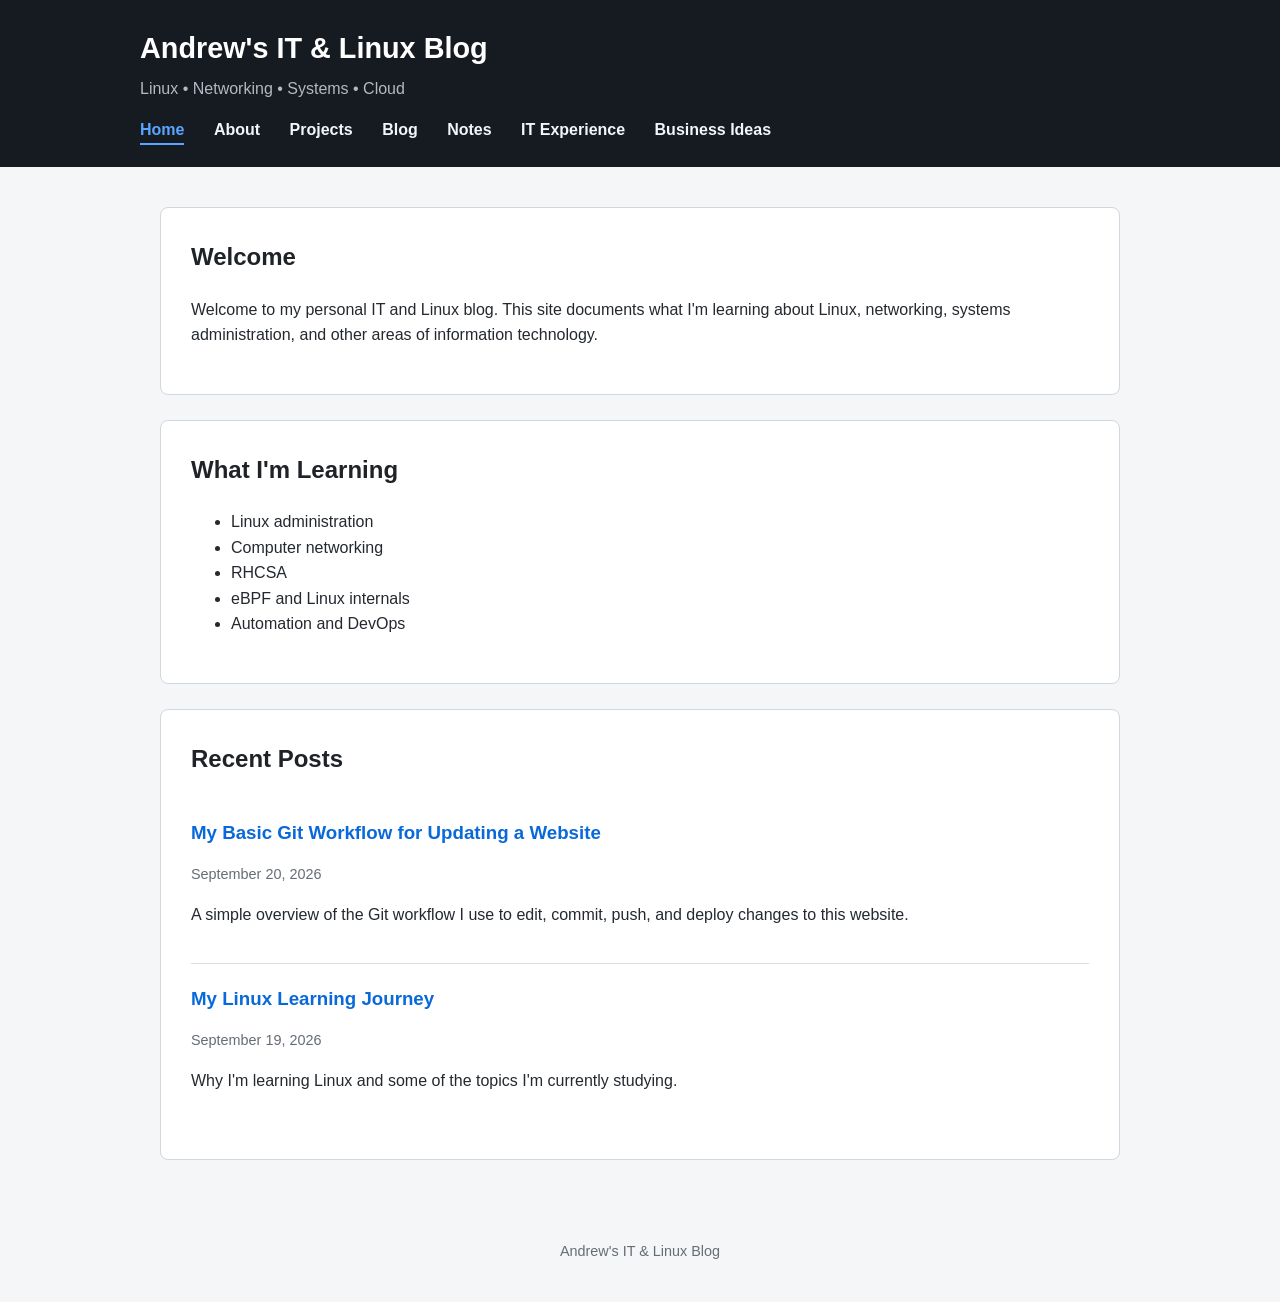
<file: index.html>
<!DOCTYPE html>
<html lang="en">

<head>
    <meta charset="UTF-8">
    <meta name="viewport" content="width=device-width, initial-scale=1.0">

    <title>Andrew's IT & Linux Blog</title>

    <link rel="stylesheet" href="style.css">
</head>

<body>

<header>
    <div class="header-container">

        <h1>Andrew's IT & Linux Blog</h1>

        <p class="tagline">
            Linux • Networking • Systems • Cloud
        </p>

        <nav>
            <a href="index.html" aria-current="page">Home</a>
            <a href="about.html">About</a>
            <a href="projects.html">Projects</a>
            <a href="blog.html">Blog</a>
            <a href="notes.html">Notes</a>
            <a href="it-experience.html">IT Experience</a>
            <a href="business-ideas.html">Business Ideas</a>
        </nav>

    </div>
</header>

    <main>

        <section>
            <h2>Welcome</h2>

            <p>
                Welcome to my personal IT and Linux blog. This site documents
                what I'm learning about Linux, networking, systems administration,
                and other areas of information technology.
            </p>
        </section>

        <section>
            <h2>What I'm Learning</h2>

            <ul>
                <li>Linux administration</li>
                <li>Computer networking</li>
                <li>RHCSA</li>
                <li>eBPF and Linux internals</li>
                <li>Automation and DevOps</li>
            </ul>
        </section>

<section>
    <h2>Recent Posts</h2>

    <div id="recent-posts" aria-live="polite">
        <p>Read the latest posts on the <a href="blog.html">Blog page</a>.</p>
    </div>

</section>

    </main>

    <footer>
        <p>Andrew's IT & Linux Blog</p>
    </footer>

<script src="js/recent-posts.js" defer></script>

</body>

</html>
</file>
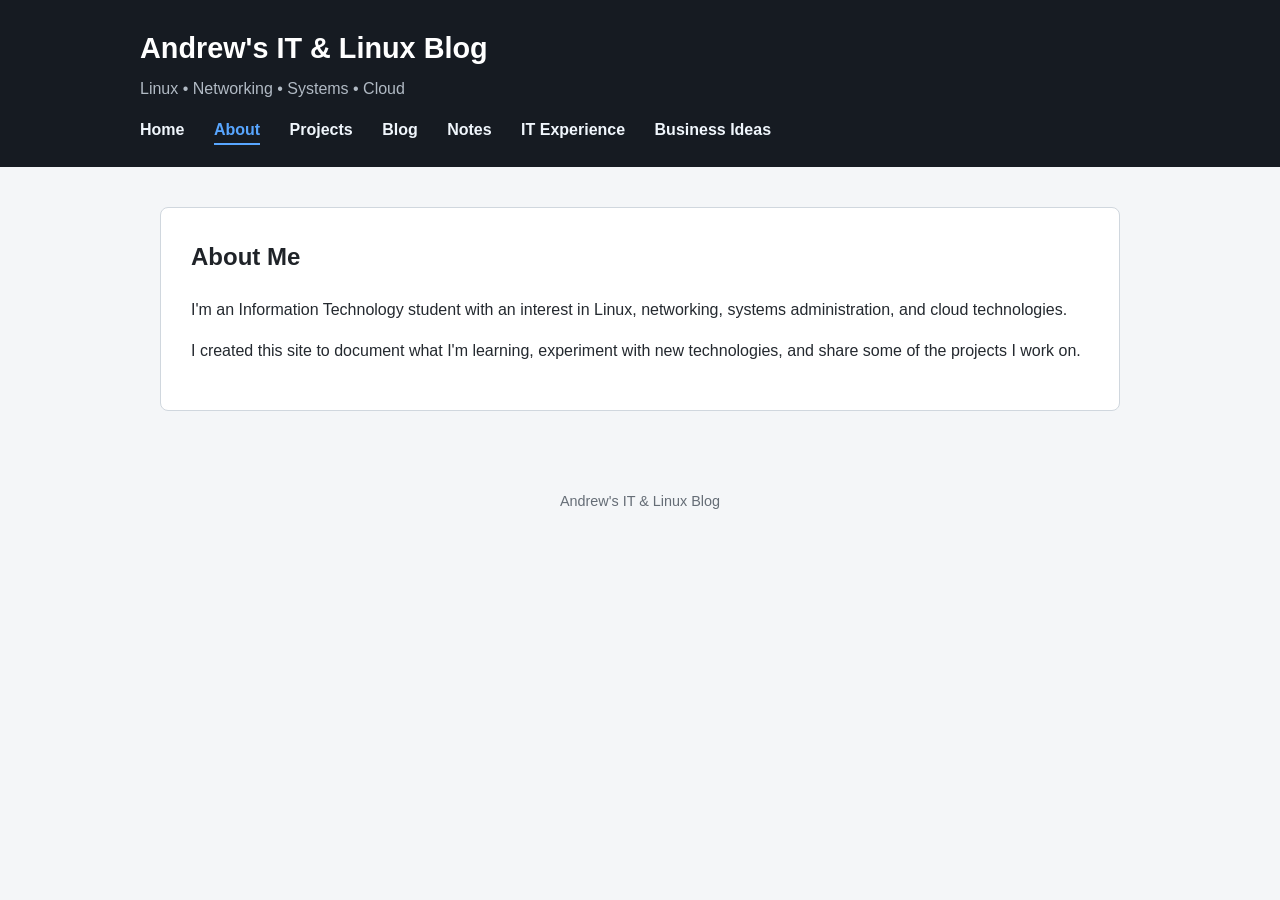
<file: about.html>
<!DOCTYPE html>
<html lang="en">

<head>
    <meta charset="UTF-8">
    <meta name="viewport" content="width=device-width, initial-scale=1.0">
    <title>About | Andrew's IT & Linux Blog</title>
    <link rel="stylesheet" href="style.css">
</head>

<body>

<header>
    <div class="header-container">

        <h1>Andrew's IT & Linux Blog</h1>

        <p class="tagline">
            Linux • Networking • Systems • Cloud
        </p>

        <nav>
            <a href="index.html">Home</a>
            <a href="about.html" aria-current="page">About</a>
            <a href="projects.html">Projects</a>
            <a href="blog.html">Blog</a>
            <a href="notes.html">Notes</a>
            <a href="it-experience.html">IT Experience</a>
            <a href="business-ideas.html">Business Ideas</a>
        </nav>

    </div>
</header>

    <main>

        <section>
            <h2>About Me</h2>

            <p>
                I'm an Information Technology student with an interest in
                Linux, networking, systems administration, and cloud technologies.
            </p>

            <p>
                I created this site to document what I'm learning, experiment
                with new technologies, and share some of the projects I work on.
            </p>
        </section>

    </main>

    <footer>
        <p>Andrew's IT & Linux Blog</p>
    </footer>

</body>

</html>
</file>
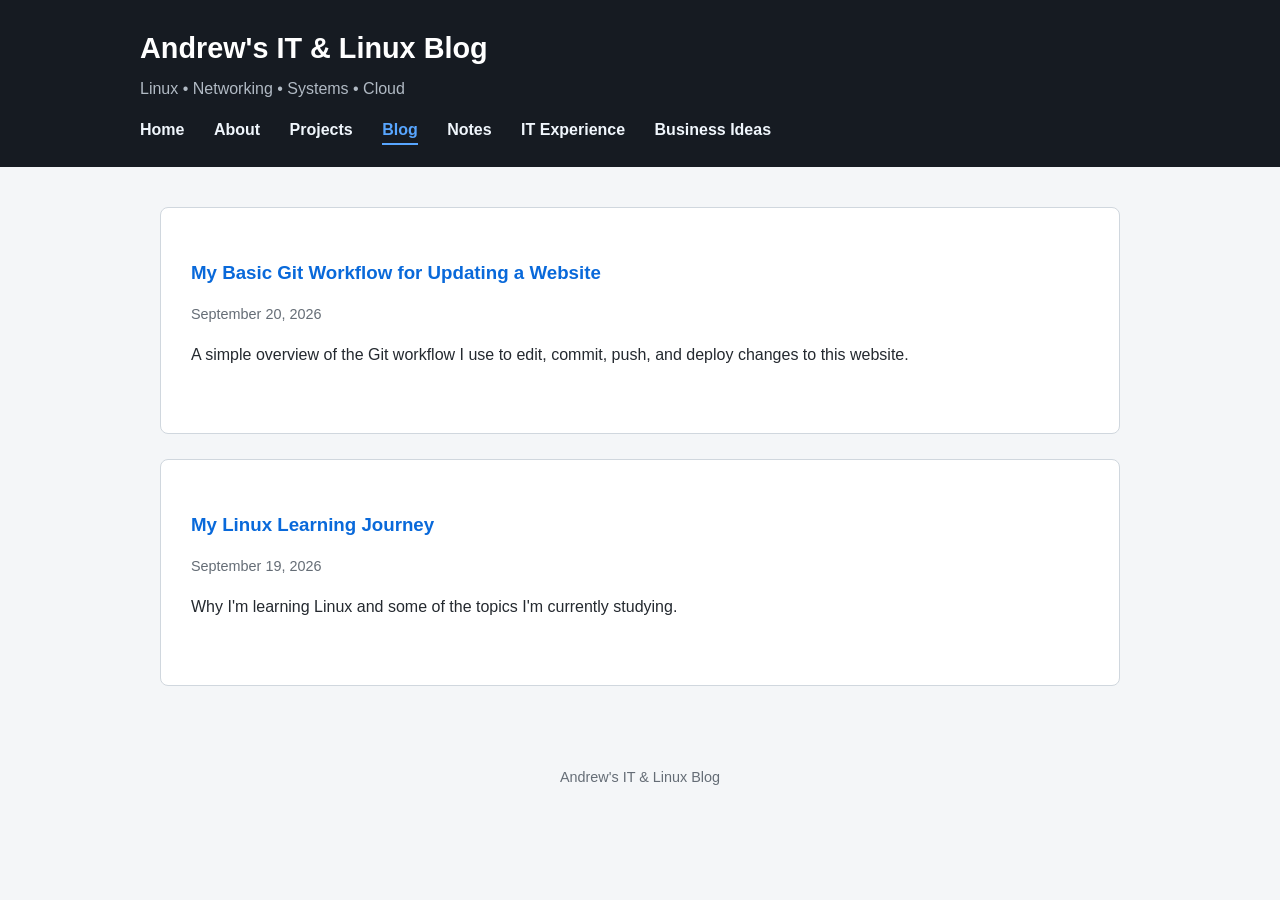
<file: blog.html>
<!DOCTYPE html>
<html lang="en">

<head>
    <meta charset="UTF-8">
    <meta name="viewport" content="width=device-width, initial-scale=1.0">
    <title>Blog | Andrew's IT & Linux Blog</title>
    <link rel="stylesheet" href="style.css">
</head>

<body>

<header>
    <div class="header-container">

        <h1>Andrew's IT & Linux Blog</h1>

        <p class="tagline">
            Linux • Networking • Systems • Cloud
        </p>

        <nav>
            <a href="index.html">Home</a>
            <a href="about.html">About</a>
            <a href="projects.html">Projects</a>
            <a href="blog.html" aria-current="page">Blog</a>
            <a href="notes.html">Notes</a>
            <a href="it-experience.html">IT Experience</a>
            <a href="business-ideas.html">Business Ideas</a>
        </nav>

    </div>
</header>

<main>

<section>
    <div class="post-preview">

        <h3>
            <a href="posts/git-workflow.html">
                My Basic Git Workflow for Updating a Website
            </a>
        </h3>

        <p class="post-date">
            September 20, 2026
        </p>

        <p>
            A simple overview of the Git workflow I use to edit,
            commit, push, and deploy changes to this website.
        </p>

    </div>
</section>

<section>
    <div class="post-preview">

        <h3>
            <a href="posts/learning-linux.html">
                My Linux Learning Journey
            </a>
        </h3>

        <p class="post-date">
            September 19, 2026
        </p>

        <p>
            Why I'm learning Linux and some of the topics I'm
            currently studying.
        </p>

    </div>

</section>

</main>

<footer>
    <p>Andrew's IT & Linux Blog</p>
</footer>

</body>

</html>
</file>
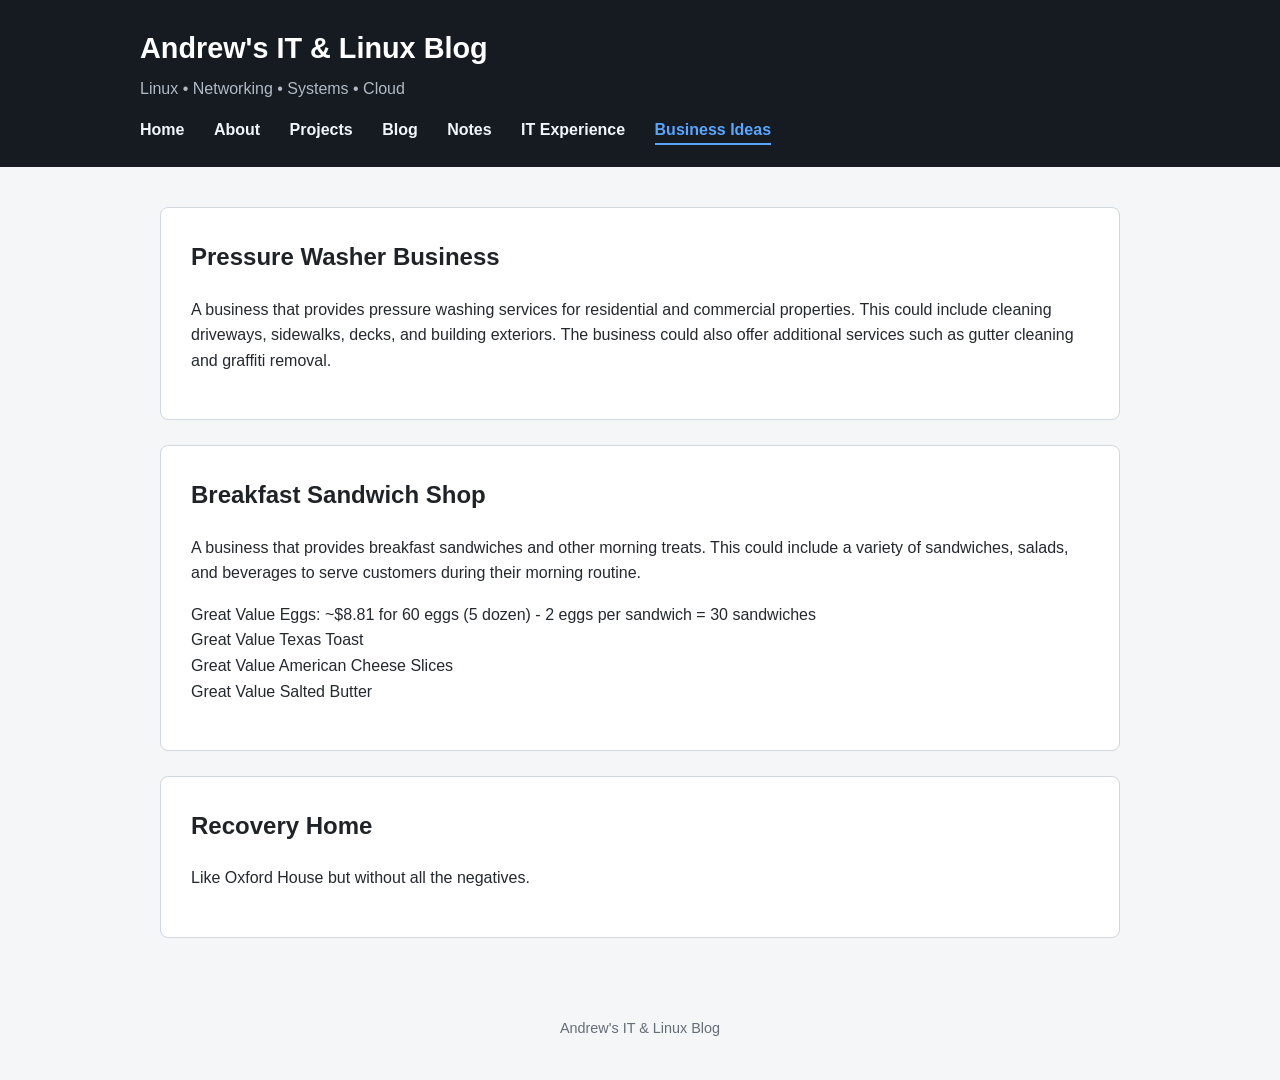
<file: business-ideas.html>
<!DOCTYPE html>
<html lang="en">

<head>
    <meta charset="UTF-8">
    <meta name="viewport" content="width=device-width, initial-scale=1.0">
    <title>Business Ideas | Andrew's IT & Linux Blog</title>
    <link rel="stylesheet" href="style.css">
</head>

<body>

<header>
    <div class="header-container">

        <h1>Andrew's IT & Linux Blog</h1>

        <p class="tagline">
            Linux • Networking • Systems • Cloud
        </p>

        <nav>
            <a href="index.html">Home</a>
            <a href="about.html">About</a>
            <a href="projects.html">Projects</a>
            <a href="blog.html">Blog</a>
            <a href="notes.html">Notes</a>
            <a href="it-experience.html">IT Experience</a>
            <a href="business-ideas.html" aria-current="page">Business Ideas</a>
        </nav>

    </div>
</header>

    <main>

        <section>
            <h2>Pressure Washer Business</h2>

            <p>
                A business that provides pressure washing services for residential and commercial properties. This could include cleaning driveways, sidewalks, decks, and building exteriors. The business could also offer additional services such as gutter cleaning and graffiti removal.
            </p>
        </section>

        <section>
            <h2>Breakfast Sandwich Shop</h2>

            <p>
                A business that provides breakfast sandwiches and other morning treats. This could include a variety of sandwiches, salads, and beverages to serve customers during their morning routine.
            </p>

            <p>
                Great Value Eggs: ~$8.81 for 60 eggs (5 dozen) - 2 eggs per sandwich = 30 sandwiches<br>

                Great Value Texas Toast<br>

                Great Value American Cheese Slices<br>

                Great Value Salted Butter<br>
            </p>
        </section>

        <section>
            <h2>Recovery Home</h2>

            <p>
                Like Oxford House but without all the negatives.
            </p>
        </section>

        <!--
        Copy this section whenever you want to add another post:

        <section>
            <h2>Your Post Title</h2>

            <p class="post-date">
                Month Day, Year
            </p>

            <p>
                Write your post here.
            </p>
        </section>
        -->

    </main>

    <footer>
        <p>Andrew's IT & Linux Blog</p>
    </footer>

</body>

</html>
</file>
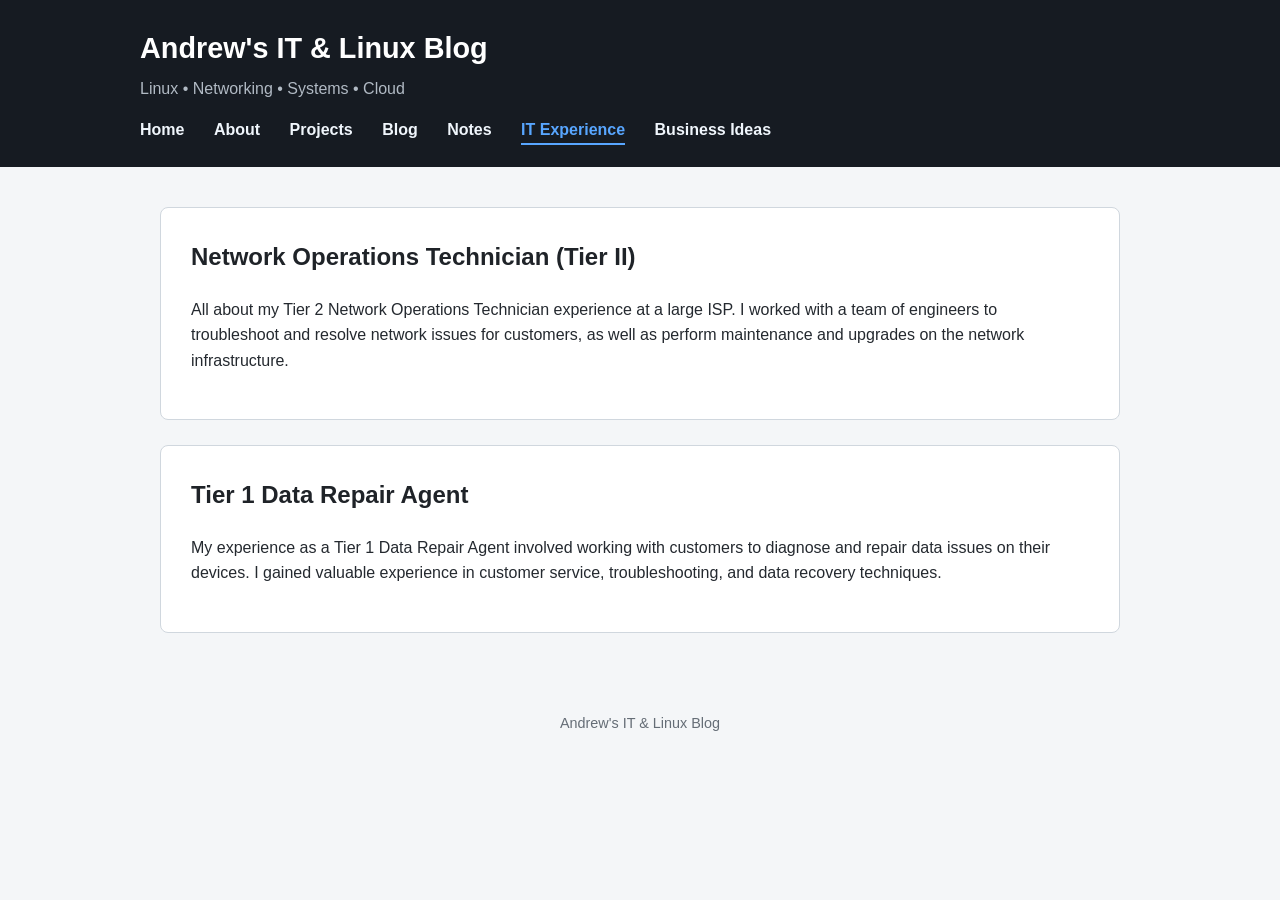
<file: it-experience.html>
<!DOCTYPE html>
<html lang="en">

<head>
    <meta charset="UTF-8">
    <meta name="viewport" content="width=device-width, initial-scale=1.0">
    <title>IT Experience | Andrew's IT & Linux Blog</title>
    <link rel="stylesheet" href="style.css">
</head>

<body>

<header>
    <div class="header-container">

        <h1>Andrew's IT & Linux Blog</h1>

        <p class="tagline">
            Linux • Networking • Systems • Cloud
        </p>

        <nav>
            <a href="index.html">Home</a>
            <a href="about.html">About</a>
            <a href="projects.html">Projects</a>
            <a href="blog.html">Blog</a>
            <a href="notes.html">Notes</a>
            <a href="it-experience.html" aria-current="page">IT Experience</a>
            <a href="business-ideas.html">Business Ideas</a>
        </nav>

    </div>
</header>

    <main>

        <section>
            <h2>Network Operations Technician (Tier II)</h2>

            <p>
                All about my Tier 2 Network Operations Technician experience at a large ISP. I worked with a team of engineers to troubleshoot and resolve network issues for customers, as well as perform maintenance and upgrades on the network infrastructure.
            </p>
        </section>

        <section>
            <h2>Tier 1 Data Repair Agent</h2>

            <p>
                My experience as a Tier 1 Data Repair Agent involved working with customers to diagnose and repair data issues on their devices. I gained valuable experience in customer service, troubleshooting, and data recovery techniques.
            </p>
        </section>

        <!--
        Copy this section whenever you want to add another post:

        <section>
            <h2>Your Post Title</h2>

            <p class="post-date">
                Month Day, Year
            </p>

            <p>
                Write your post here.
            </p>
        </section>
        -->

    </main>

    <footer>
        <p>Andrew's IT & Linux Blog</p>
    </footer>

</body>

</html>
</file>
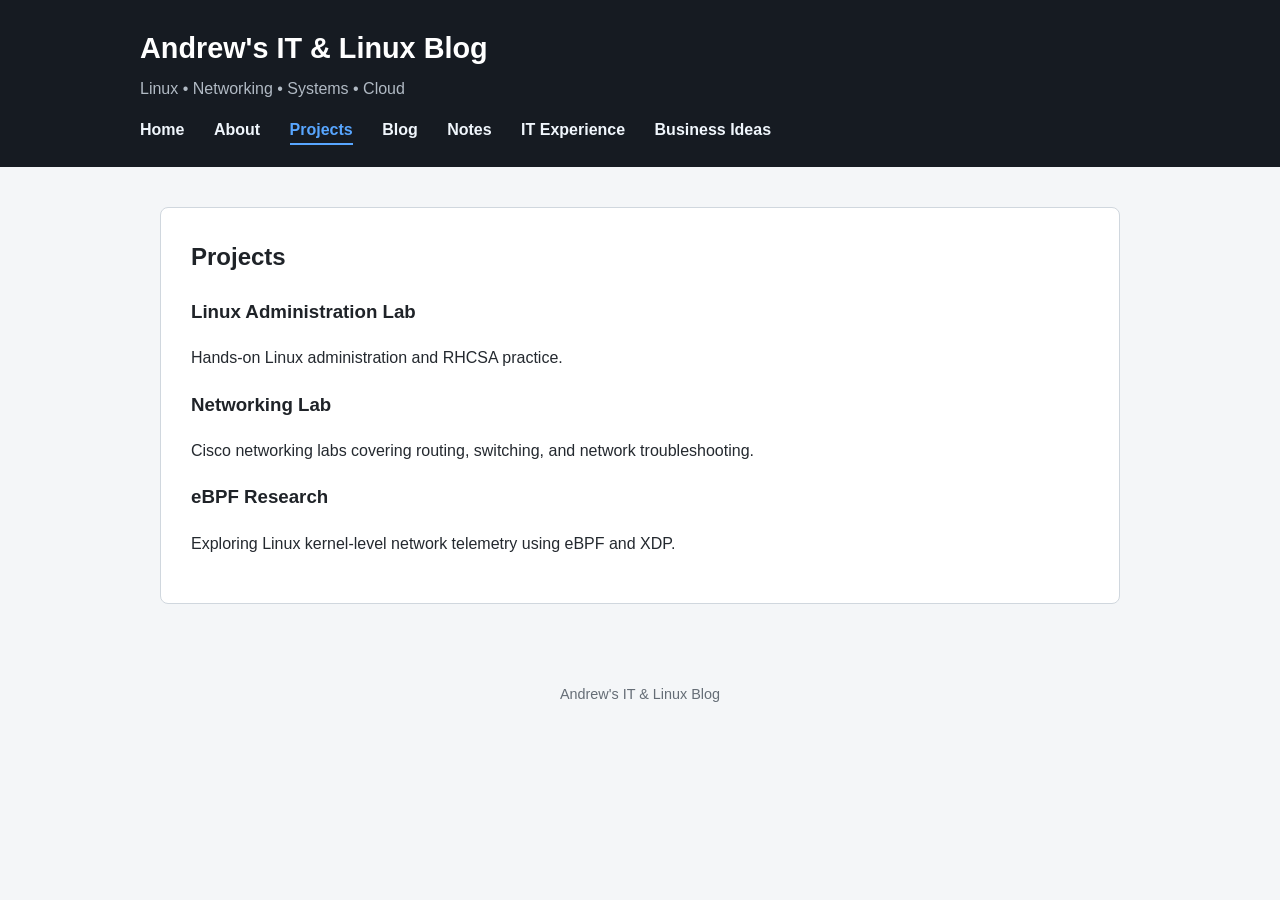
<file: projects.html>
<!DOCTYPE html>
<html lang="en">

<head>
    <meta charset="UTF-8">
    <meta name="viewport" content="width=device-width, initial-scale=1.0">
    <title>Projects | Andrew's IT & Linux Blog</title>
    <link rel="stylesheet" href="style.css">
</head>

<body>

<header>
    <div class="header-container">

        <h1>Andrew's IT & Linux Blog</h1>

        <p class="tagline">
            Linux • Networking • Systems • Cloud
        </p>

        <nav>
            <a href="index.html">Home</a>
            <a href="about.html">About</a>
            <a href="projects.html" aria-current="page">Projects</a>
            <a href="blog.html">Blog</a>
            <a href="notes.html">Notes</a>
            <a href="it-experience.html">IT Experience</a>
            <a href="business-ideas.html">Business Ideas</a>
        </nav>

    </div>
</header>

    <main>

        <section>
            <h2>Projects</h2>

            <h3>Linux Administration Lab</h3>
            <p>
                Hands-on Linux administration and RHCSA practice.
            </p>

            <h3>Networking Lab</h3>
            <p>
                Cisco networking labs covering routing, switching, and
                network troubleshooting.
            </p>

            <h3>eBPF Research</h3>
            <p>
                Exploring Linux kernel-level network telemetry using eBPF and XDP.
            </p>

        </section>

    </main>

    <footer>
        <p>Andrew's IT & Linux Blog</p>
    </footer>

</body>

</html>
</file>
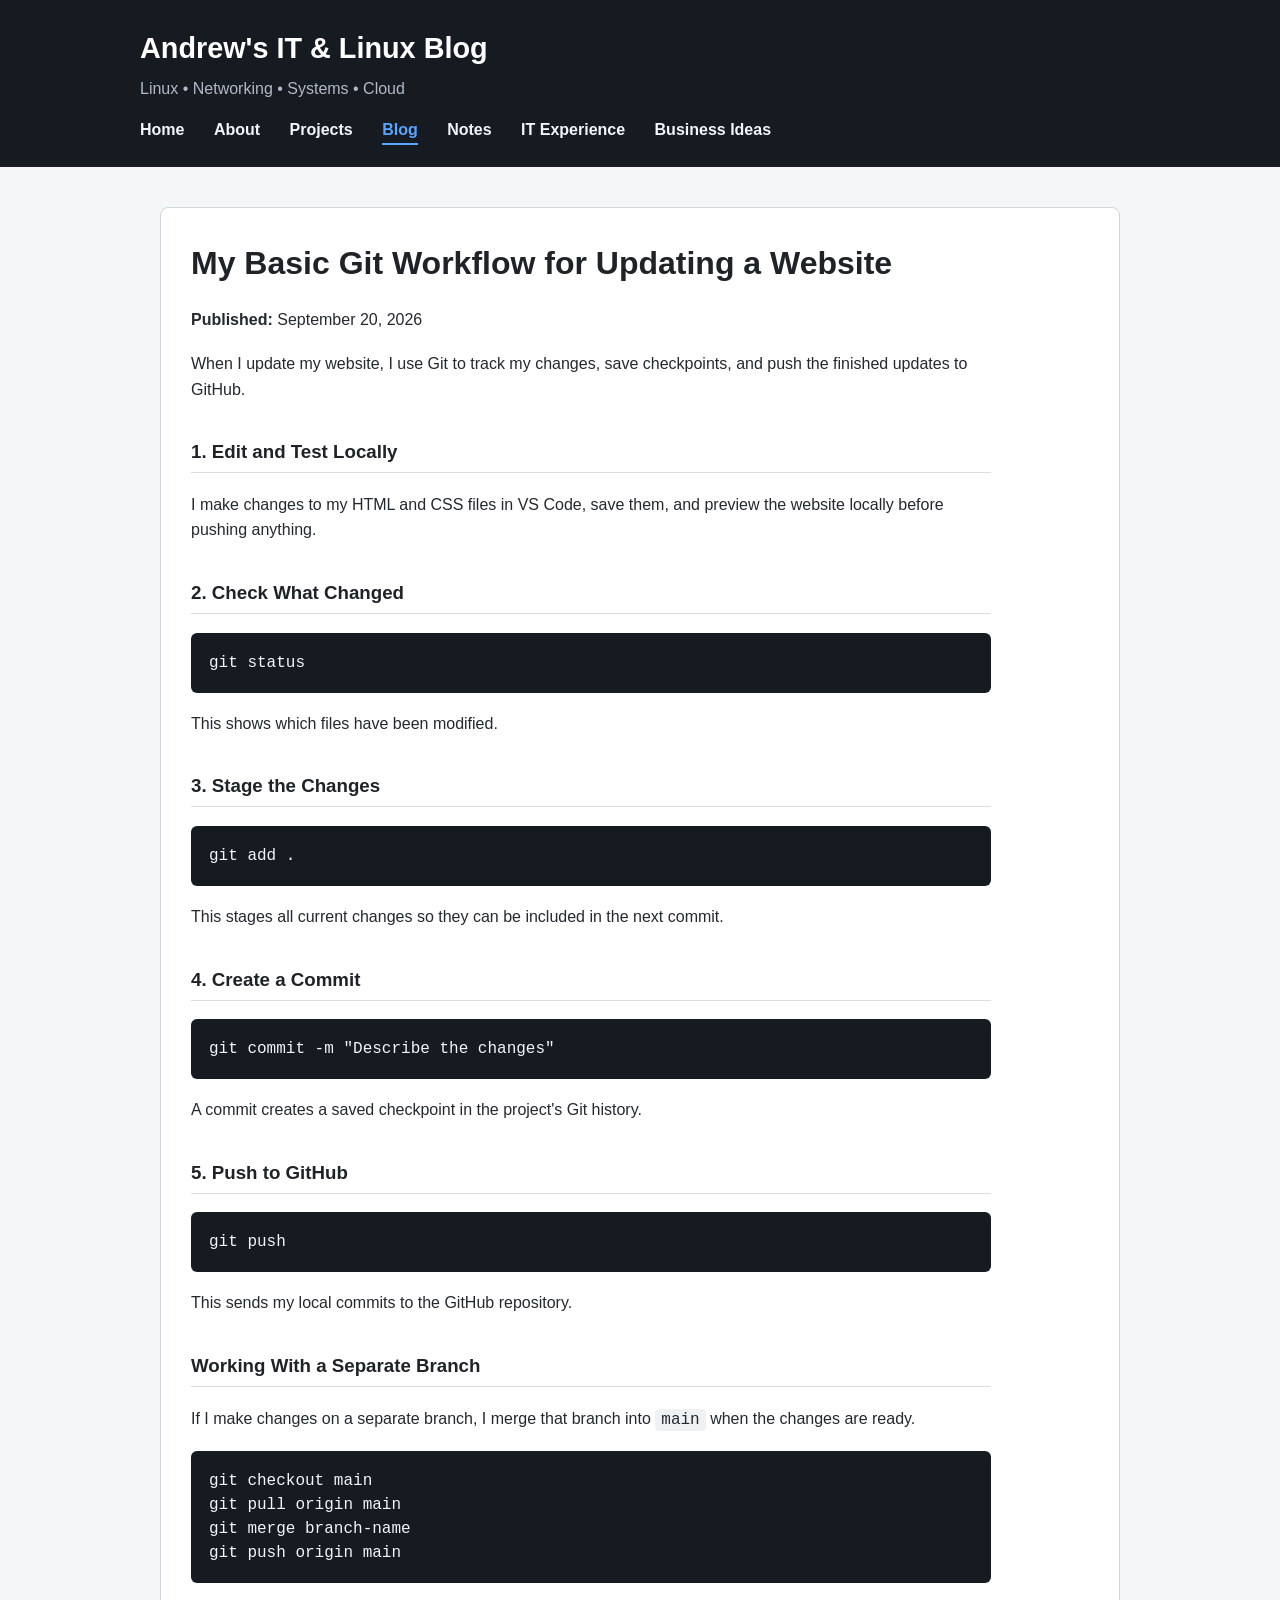
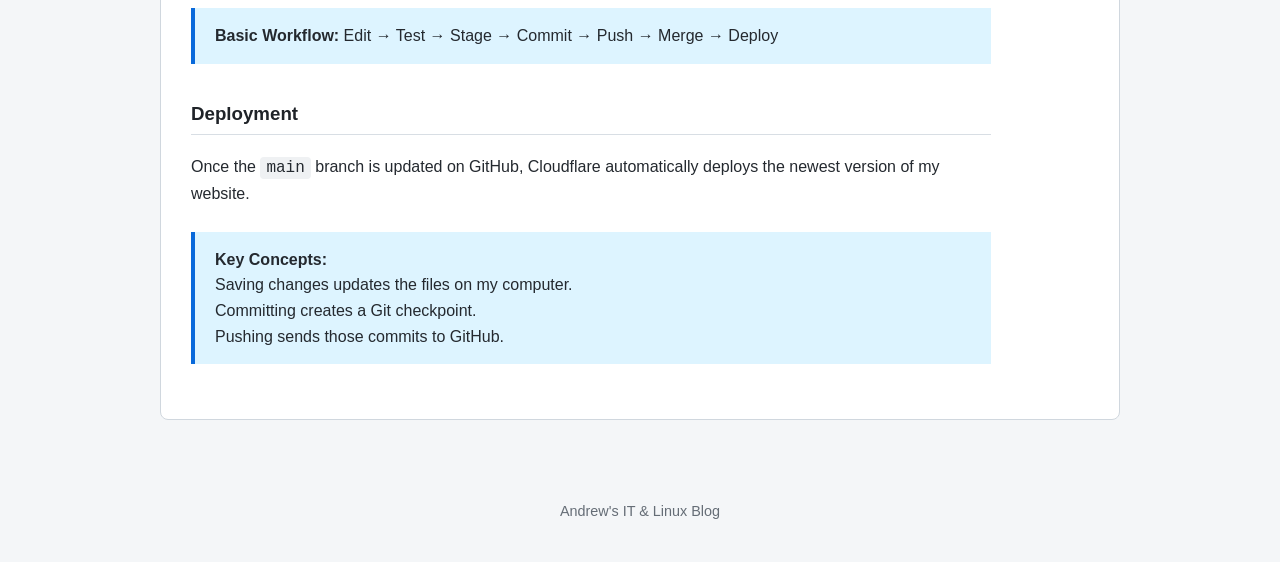
<file: posts/git-workflow.html>
<!DOCTYPE html>
<html lang="en">

<head>
    <meta charset="UTF-8">
    <meta name="viewport" content="width=device-width, initial-scale=1.0">

    <title>My Basic Git Workflow | Andrew's IT & Linux Blog</title>

    <link rel="stylesheet" href="../style.css">
</head>

<body>

<header>
    <div class="header-container">

        <h1>Andrew's IT & Linux Blog</h1>

        <p class="tagline">
            Linux • Networking • Systems • Cloud
        </p>

        <nav>
            <a href="../index.html">Home</a>
            <a href="../about.html">About</a>
            <a href="../projects.html">Projects</a>
            <a href="../blog.html" aria-current="page">Blog</a>
            <a href="../notes.html">Notes</a>
            <a href="../it-experience.html">IT Experience</a>
            <a href="../business-ideas.html">Business Ideas</a>
        </nav>

    </div>
</header>

<main>

    <section>
        <article>

            <h2>My Basic Git Workflow for Updating a Website</h2>

            <p>
                <strong>Published:</strong> September 20, 2026
            </p>

            <p>
                When I update my website, I use Git to track my changes,
                save checkpoints, and push the finished updates to GitHub.
            </p>

            <h3>1. Edit and Test Locally</h3>

            <p>
                I make changes to my HTML and CSS files in VS Code, save them,
                and preview the website locally before pushing anything.
            </p>

            <h3>2. Check What Changed</h3>

            <pre><code>git status</code></pre>

            <p>
                This shows which files have been modified.
            </p>

            <h3>3. Stage the Changes</h3>

            <pre><code>git add .</code></pre>

            <p>
                This stages all current changes so they can be included
                in the next commit.
            </p>

            <h3>4. Create a Commit</h3>

            <pre><code>git commit -m "Describe the changes"</code></pre>

            <p>
                A commit creates a saved checkpoint in the project's Git history.
            </p>

            <h3>5. Push to GitHub</h3>

            <pre><code>git push</code></pre>

            <p>
                This sends my local commits to the GitHub repository.
            </p>

            <h3>Working With a Separate Branch</h3>

            <p>
                If I make changes on a separate branch, I merge that branch
                into <code>main</code> when the changes are ready.
            </p>

            <pre><code>git checkout main
git pull origin main
git merge branch-name
git push origin main</code></pre>

            <div class="note">
                <strong>Basic Workflow:</strong>
                Edit → Test → Stage → Commit → Push → Merge → Deploy
            </div>

            <h3>Deployment</h3>

            <p>
                Once the <code>main</code> branch is updated on GitHub,
                Cloudflare automatically deploys the newest version of my website.
            </p>

            <div class="note">
                <strong>Key Concepts:</strong><br>
                Saving changes updates the files on my computer.<br>
                Committing creates a Git checkpoint.<br>
                Pushing sends those commits to GitHub.<br>
            </div>

        </article>
    </section>

</main>

<footer>
    <p>Andrew's IT & Linux Blog</p>
</footer>

</body>

</html>
</file>
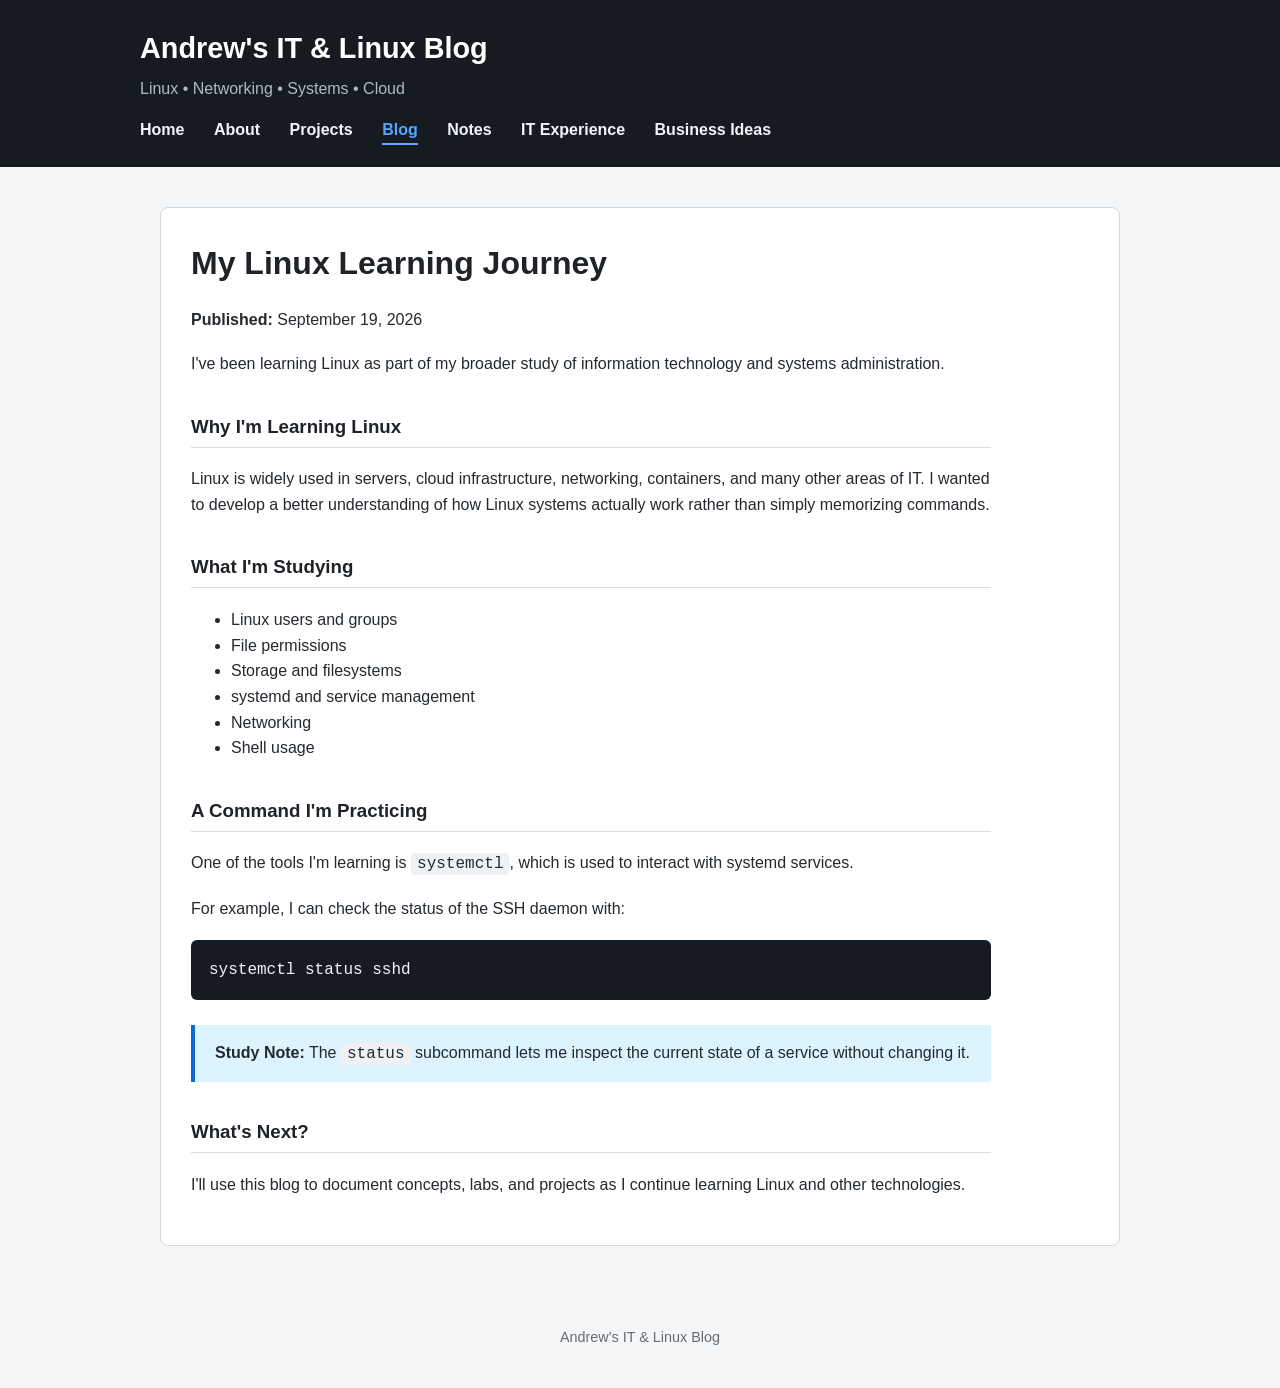
<file: posts/learning-linux.html>
<!DOCTYPE html>
<html lang="en">

<head>
    <meta charset="UTF-8">
    <meta name="viewport" content="width=device-width, initial-scale=1.0">

    <title>My Linux Learning Journey | Andrew's IT & Linux Blog</title>

    <link rel="stylesheet" href="../style.css">
</head>

<body>

<header>
    <div class="header-container">

        <h1>Andrew's IT & Linux Blog</h1>

        <p class="tagline">
            Linux • Networking • Systems • Cloud
        </p>

        <nav>
            <a href="../index.html">Home</a>
            <a href="../about.html">About</a>
            <a href="../projects.html">Projects</a>
            <a href="../blog.html" aria-current="page">Blog</a>
            <a href="../notes.html">Notes</a>
            <a href="../it-experience.html">IT Experience</a>
            <a href="../business-ideas.html">Business Ideas</a>
        </nav>

    </div>
</header>

    <main>

        <section>
            <article>

                <h2>My Linux Learning Journey</h2>

                <p>
                    <strong>Published:</strong> September 19, 2026
                </p>

                <p>
                    I've been learning Linux as part of my broader study of
                    information technology and systems administration.
                </p>

                <h3>Why I'm Learning Linux</h3>

                <p>
                    Linux is widely used in servers, cloud infrastructure,
                    networking, containers, and many other areas of IT.
                    I wanted to develop a better understanding of how Linux
                    systems actually work rather than simply memorizing commands.
                </p>

                <h3>What I'm Studying</h3>

                <ul>
                    <li>Linux users and groups</li>
                    <li>File permissions</li>
                    <li>Storage and filesystems</li>
                    <li>systemd and service management</li>
                    <li>Networking</li>
                    <li>Shell usage</li>
                </ul>

<h3>A Command I'm Practicing</h3>

<p>
    One of the tools I'm learning is <code>systemctl</code>,
    which is used to interact with systemd services.
</p>

<p>
    For example, I can check the status of the SSH daemon with:
</p>

<pre><code>systemctl status sshd</code></pre>

<div class="note">
    <strong>Study Note:</strong>
    The <code>status</code> subcommand lets me inspect the current
    state of a service without changing it.
</div>

                <h3>What's Next?</h3>

                <p>
                    I'll use this blog to document concepts, labs, and projects
                    as I continue learning Linux and other technologies.
                </p>

            </article>
        </section>

    </main>

    <footer>
        <p>Andrew's IT & Linux Blog</p>
    </footer>

</body>

</html>
</file>
<file: style.css>
/* ---------- Base ---------- */

* {
    box-sizing: border-box;
}

body {
    font-family: Arial, Helvetica, sans-serif;
    margin: 0;
    background-color: #f4f6f8;
    color: #24292f;
    line-height: 1.6;
}

a {
    color: #0969da;
}

a:hover {
    text-decoration: none;
}


/* ---------- Header ---------- */

header {
    background-color: #161b22;
    color: white;
    padding: 25px 20px;
}

.header-container {
    max-width: 1000px;
    margin: auto;
}

header h1 {
    margin: 0;
    font-size: 1.8rem;
}

.tagline {
    color: #b1bac4;
    margin: 5px 0 15px 0;
}


/* ---------- Navigation ---------- */

nav {
    margin-top: 15px;
}

nav a {
    color: #f0f6fc;
    text-decoration: none;
    margin-right: 25px;
    font-weight: bold;
}

nav a:hover {
    color: #58a6ff;
}

nav a[aria-current="page"] {
    color: #58a6ff;
    border-bottom: 2px solid #58a6ff;
    padding-bottom: 5px;
}


/* ---------- Main Content ---------- */

main {
    max-width: 1000px;
    margin: 40px auto;
    padding: 0 20px;
}

section {
    background-color: white;
    padding: 30px;
    margin-bottom: 25px;
    border-radius: 8px;
    border: 1px solid #d0d7de;
}

h2 {
    margin-top: 0;
}

h2,
h3,
h4 {
    color: #1f2328;
}


/* ---------- Blog Posts ---------- */

.post-preview {
    border-bottom: 1px solid #d8dee4;
    padding: 20px 0;
}

.post-preview:last-child {
    border-bottom: none;
}

.post-preview h3 {
    margin: 0;
}

.post-preview h3 a {
    text-decoration: none;
}

.post-preview h3 a:hover {
    text-decoration: underline;
}

.post-date {
    color: #656d76;
    font-size: 0.9rem;
}


/* ---------- Articles ---------- */

article {
    max-width: 800px;
}

article h2 {
    font-size: 2rem;
    margin-bottom: 5px;
}

article h3 {
    margin-top: 35px;
    border-bottom: 1px solid #d8dee4;
    padding-bottom: 5px;
}

article p {
    margin: 18px 0;
}


/* ---------- Code ---------- */

code {
    font-family: Consolas, "Courier New", monospace;
    background-color: #eff1f3;
    padding: 2px 6px;
    border-radius: 4px;
}

pre {
    background-color: #161b22;
    color: #f0f6fc;
    padding: 18px;
    border-radius: 6px;
    overflow-x: auto;
    line-height: 1.5;
}

pre code {
    background-color: transparent;
    padding: 0;
    color: inherit;
}


/* ---------- Technical Callouts ---------- */

.note {
    background-color: #ddf4ff;
    border-left: 4px solid #0969da;
    padding: 15px 20px;
    margin: 25px 0;
}

.warning {
    background-color: #fff8c5;
    border-left: 4px solid #9a6700;
    padding: 15px 20px;
    margin: 25px 0;
}


/* ---------- Footer ---------- */

footer {
    text-align: center;
    color: #656d76;
    padding: 25px;
    font-size: 0.9rem;
}


/* ---------- Notes Explorer ---------- */

.notes-page {
    max-width: 1400px;
    margin: 32px auto;
    padding: 0 20px;
}

.notes-shell {
    display: grid;
    grid-template-columns: 300px minmax(0, 1fr);
    min-height: 680px;
    overflow: hidden;
    background: #ffffff;
    border: 1px solid #d0d7de;
    border-radius: 10px;
    box-shadow: 0 10px 30px rgba(31, 35, 40, 0.07);
}

.notes-sidebar {
    background: #f6f8fa;
    border-right: 1px solid #d0d7de;
    padding: 20px 14px;
}

.notes-sidebar-heading {
    padding: 0 8px 14px;
    margin-bottom: 10px;
    border-bottom: 1px solid #d8dee4;
}

.notes-sidebar-heading h2 {
    margin: 0;
    font-size: 0.82rem;
    letter-spacing: 0.08em;
    text-transform: uppercase;
    color: #656d76;
}

.notes-tree,
.notes-tree ul {
    list-style: none;
    margin: 0;
    padding: 0;
}

.notes-tree ul {
    padding-left: 18px;
}

.tree-folder-button,
.tree-file-button {
    width: 100%;
    display: flex;
    align-items: center;
    gap: 8px;
    border: 0;
    border-radius: 6px;
    background: transparent;
    color: #24292f;
    font: inherit;
    font-size: 0.92rem;
    line-height: 1.35;
    text-align: left;
    padding: 7px 8px;
    cursor: pointer;
}

.tree-folder-button {
    font-weight: 600;
}

.tree-folder-button:hover,
.tree-file-button:hover {
    background: #eaeef2;
}

.tree-file-button.is-active {
    color: #0969da;
    background: #ddf4ff;
    font-weight: 600;
}

.tree-chevron {
    width: 12px;
    color: #656d76;
    transition: transform 140ms ease;
}

.tree-folder-button[aria-expanded="true"] .tree-chevron {
    transform: rotate(90deg);
}

.tree-folder-icon,
.tree-file-icon {
    flex: 0 0 auto;
    width: 16px;
    height: 16px;
    color: #656d76;
}

.tree-file-button.is-active .tree-file-icon {
    color: #0969da;
}

.tree-children[hidden] {
    display: none;
}

.notes-content {
    min-width: 0;
}

.notes-toolbar {
    display: flex;
    align-items: center;
    gap: 12px;
    min-height: 56px;
    padding: 12px 28px;
    border-bottom: 1px solid #d8dee4;
    background: #ffffff;
}

.notes-menu-button {
    display: none;
    align-items: center;
    justify-content: center;
    width: 36px;
    height: 36px;
    border: 1px solid #d0d7de;
    border-radius: 6px;
    background: #ffffff;
    color: #24292f;
    cursor: pointer;
}

.notes-breadcrumbs {
    color: #656d76;
    font-size: 0.9rem;
    overflow: hidden;
    text-overflow: ellipsis;
    white-space: nowrap;
}

.notes-breadcrumbs strong {
    color: #24292f;
    font-weight: 600;
}

.markdown-body {
    max-width: 920px;
    padding: 36px 48px 64px;
    color: #24292f;
    line-height: 1.75;
}

.markdown-body:focus {
    outline: none;
}

.markdown-body h1,
.markdown-body h2 {
    border-bottom: 1px solid #d8dee4;
    padding-bottom: 0.35em;
}

.markdown-body h1 {
    margin: 0 0 24px;
    font-size: 2rem;
    line-height: 1.25;
}

.markdown-body h2 {
    margin: 36px 0 16px;
    font-size: 1.45rem;
}

.markdown-body h3 {
    margin: 28px 0 12px;
    font-size: 1.15rem;
}

.markdown-body p,
.markdown-body ul,
.markdown-body ol {
    margin: 0 0 18px;
}

.markdown-body li + li {
    margin-top: 5px;
}

.markdown-body blockquote {
    margin: 22px 0;
    padding: 2px 16px;
    color: #57606a;
    border-left: 4px solid #d0d7de;
}

.markdown-body pre {
    margin: 20px 0;
    border: 1px solid #30363d;
    border-radius: 8px;
}

.markdown-body table {
    display: block;
    width: max-content;
    max-width: 100%;
    overflow-x: auto;
    border-spacing: 0;
    border-collapse: collapse;
    margin: 20px 0;
}

.markdown-body th,
.markdown-body td {
    padding: 8px 13px;
    border: 1px solid #d0d7de;
}

.markdown-body th {
    background: #f6f8fa;
    font-weight: 600;
}

.markdown-body hr {
    height: 1px;
    margin: 30px 0;
    border: 0;
    background: #d8dee4;
}

.notes-welcome {
    max-width: 900px;
    padding: 44px 48px 64px;
}

.notes-welcome h1 {
    margin: 0 0 10px;
    font-size: 2rem;
}

.notes-welcome > p {
    color: #656d76;
    margin: 0 0 30px;
}

.notes-entry-grid {
    display: grid;
    grid-template-columns: repeat(2, minmax(0, 1fr));
    gap: 18px;
}

.notes-entry-card {
    display: block;
    border: 1px solid #d0d7de;
    border-radius: 8px;
    padding: 22px;
    color: #24292f;
    text-decoration: none;
    background: #ffffff;
    transition: border-color 140ms ease, box-shadow 140ms ease, transform 140ms ease;
}

.notes-entry-card:hover {
    border-color: #0969da;
    box-shadow: 0 8px 22px rgba(31, 35, 40, 0.09);
    transform: translateY(-2px);
}

.notes-entry-card h2 {
    margin: 0 0 8px;
    font-size: 1.15rem;
}

.notes-entry-card p {
    margin: 0 0 16px;
    color: #656d76;
}

.notes-entry-link {
    color: #0969da;
    font-weight: 600;
}

.notes-status {
    padding: 12px 8px;
    color: #656d76;
}


/* ---------- Mobile ---------- */

@media (max-width: 600px) {

    header {
        padding: 20px;
    }

    nav a {
        display: inline-block;
        margin: 5px 15px 5px 0;
    }

    main {
        margin: 20px auto;
    }

    section {
        padding: 20px;
    }

    article h2 {
        font-size: 1.6rem;
    }

    .notes-page {
        margin: 18px auto;
        padding: 0 12px;
    }

    .notes-shell {
        grid-template-columns: 1fr;
        min-height: 620px;
        position: relative;
    }

    .notes-sidebar {
        display: none;
        position: absolute;
        z-index: 5;
        inset: 56px 0 0 0;
        overflow-y: auto;
        border-right: 0;
        background: #f6f8fa;
    }

    .notes-sidebar.is-open {
        display: block;
    }

    .notes-menu-button {
        display: inline-flex;
    }

    .notes-toolbar {
        padding: 10px 16px;
    }

    .markdown-body,
    .notes-welcome {
        padding: 28px 22px 48px;
    }

    .markdown-body h1,
    .notes-welcome h1 {
        font-size: 1.65rem;
    }

    .notes-entry-grid {
        grid-template-columns: 1fr;
    }
}
</file>
